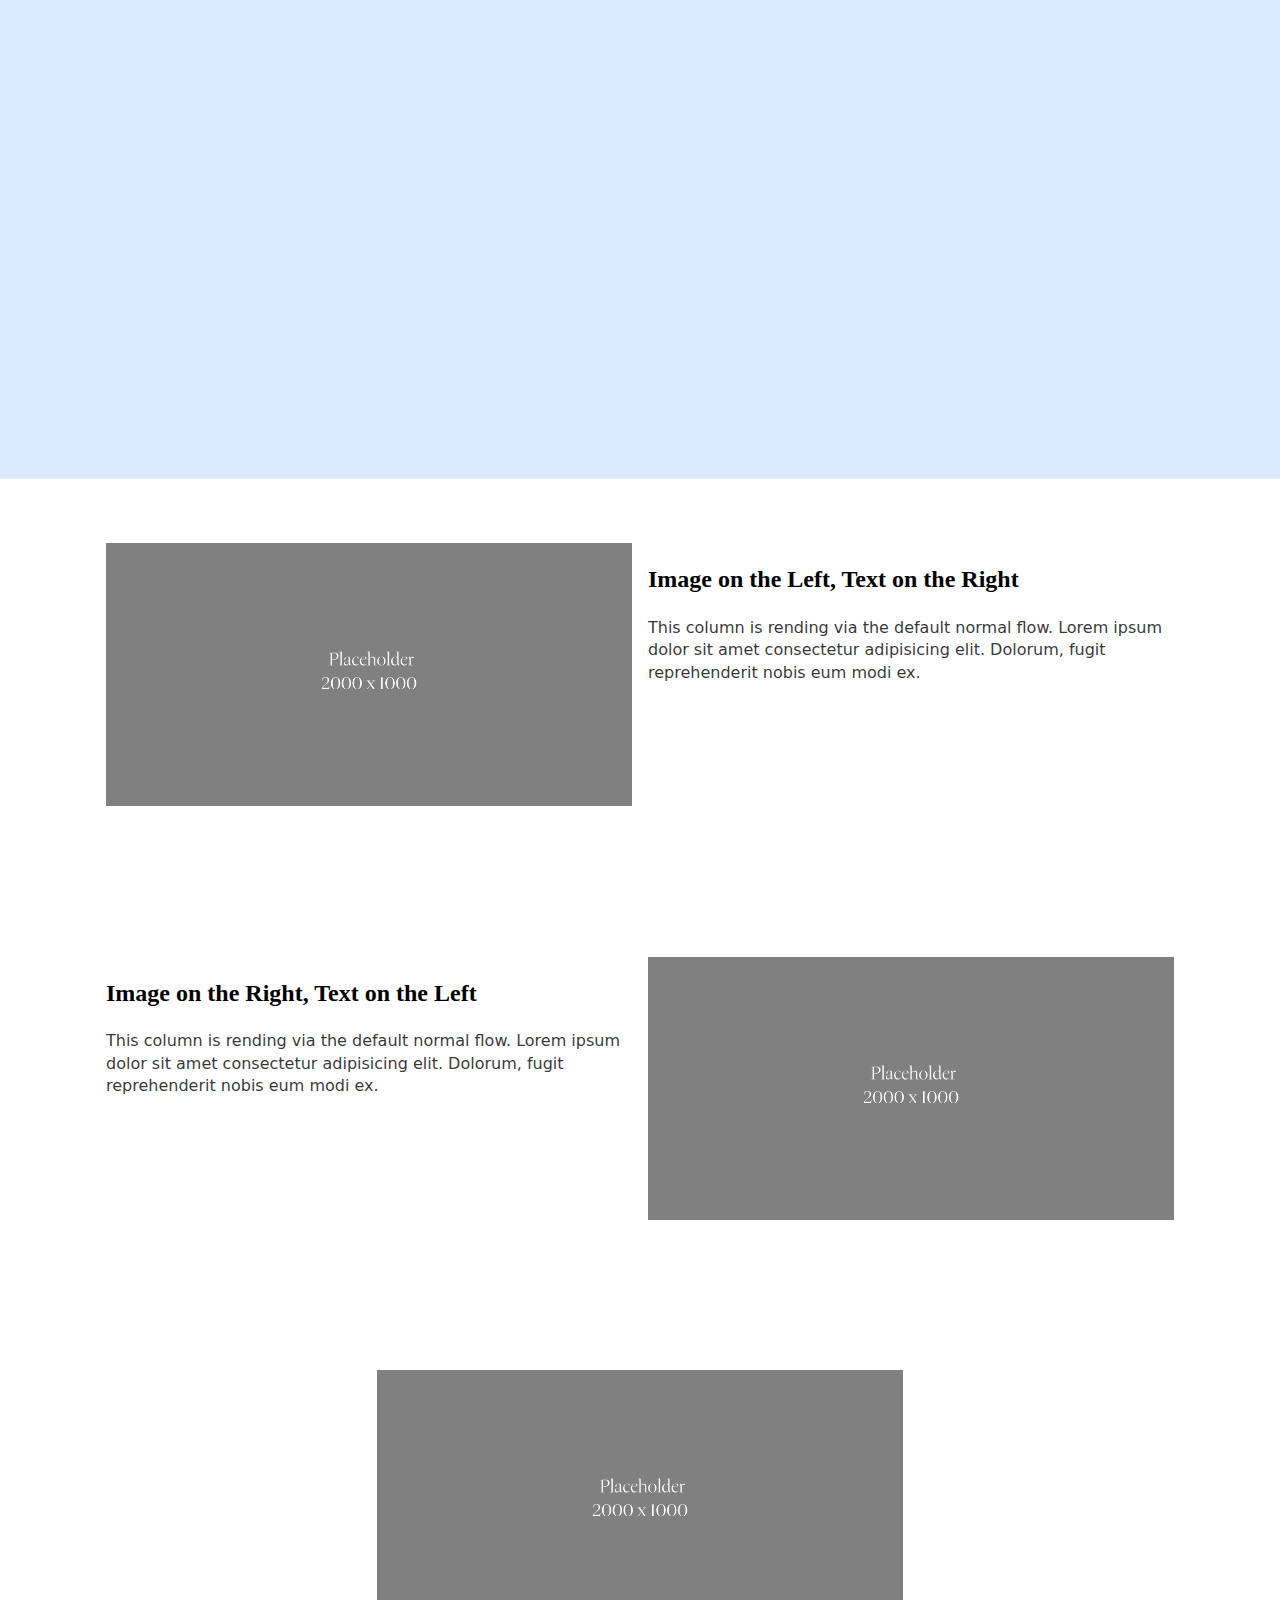
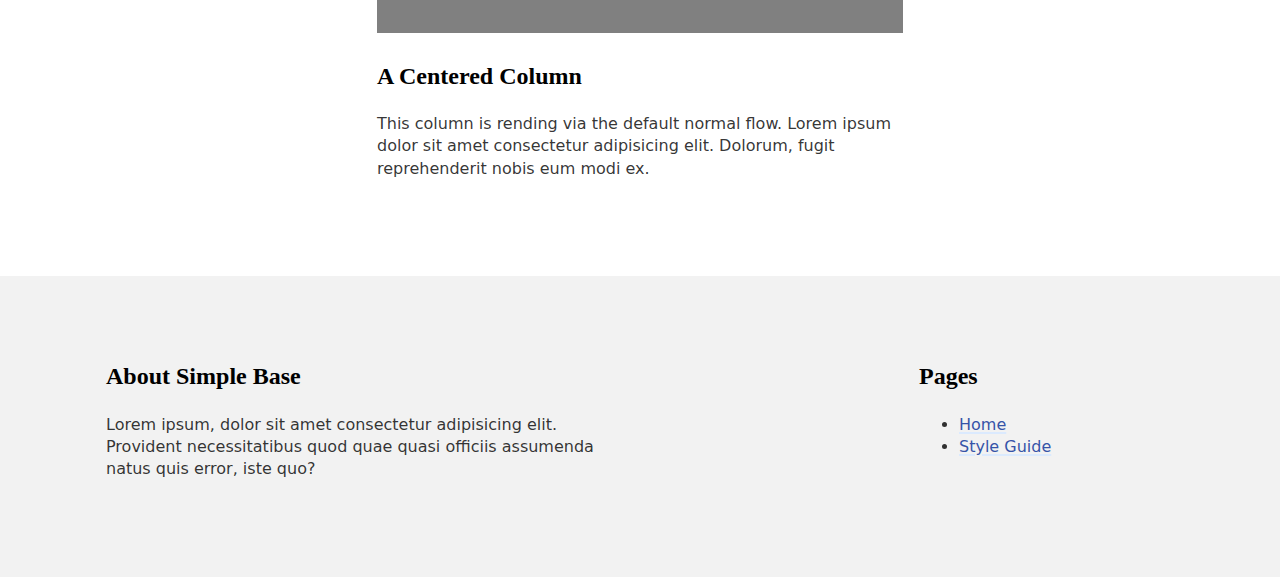
<file: index.html>
<!DOCTYPE html>
<html lang="en">

<head>
    <meta charset="UTF-8">
    <meta name="viewport" content="width=device-width, initial-scale=1.0">

    <title>Hawaii Dino Volleball - Framework</title>
    <meta name="description" content="A simple HTML CSS and JS starter base">

    <!-- MAIN CSS -->
    <link rel="stylesheet" href="css/style.css">


</head>

<body>

    <header class="site-header on-top-of-hero">
        
        <div class="logo slide-from-top-and-fade-in delay-4">

            <!-- INLINE SVG LOGO EXAMPLE -->
            <a href="index.html">
                <svg xmlns="http://www.w3.org/2000/svg" viewBox="0 0 500 500">
                    <circle cx="250" cy="250" r="250" style="fill:#F5DC9B"/>
                </svg>
                <span class="visually-hidden">KCC New Media Arts Logo</span>
            </a>

            <!-- INLINE IMG LOGO EXAMPLE -->
             <!-- <a href="index.html"><img src="img/simplebase-logo-color.png" alt="Simple Base Logo" width="200" height="50"></a> -->

            <h1 class="hide-visually"><a href="index.html">KCC New Media Arts</a></h1>

        </div>

        <nav class="site-nav" data-menustate="closed">
            <button class="menubutton">
                <span class="hide-visually">Menu</span>
                <svg class="simple-navicon" width="24" height="21">
                    <rect class="simple-navicon-top" x="0" y="2" height="3" width="30"></rect>
                    <rect class="simple-navicon-middle" x="0" y="9" height="3" width="30"></rect>
                    <rect class="simple-navicon-bottom" x="0" y="16" height="3" width="30"></rect>
                </svg>
            </button>
            <ul>
                <li class="slide-from-top-and-fade-in delay-5"><a href="index.html">Home</a></li>
                <li class="slide-from-top-and-fade-in delay-6"><a href="styleguide.html">Style Guide</a></li>
            </ul>
        </nav>



    </header>

    <main class="site-main">

        <section class="hero text-centered">

                <h1 class="slide-from-top-and-fade-in delay-0">Hawaii Dinosaur Volleyball Tournament</h1>
                <h2 class="slide-from-top-and-fade-in delay-1">Subheader Goes Here</h2>
                <p class="slide-from-top-and-fade-in delay-2">This is the framework for my NMA website redesign project for ART 258.</p>
                <a href="#features" class="button slide-from-top-and-fade-in delay-3">See Features</a>
            
        </section>

        <section id="features">
            <div class="container">

                <div class="row">
                    <div class="one-half">
                        <img class="observe-me onscroll-slide-in-from-left" src="img/placeholder-2000x1000.gif" alt="Placeholder image" width="2000" height="1000">
                    </div>
                    <div class="one-half">
                        <h2 class="observe-me onscroll-slide-in-from-right delay-4" >Image on the Left, Text on the Right</h2>
                        <p class="observe-me onscroll-slide-in-from-right delay-6">This column is rending via the default normal flow. Lorem ipsum dolor sit amet consectetur adipisicing elit. Dolorum, fugit reprehenderit nobis eum modi ex.</p>
                    </div>
                </div>

            </div>
        </section>

        <section>
            <div class="container">

                <div class="row swapped">
                    <div class="one-half">
                        <img src="img/placeholder-2000x1000.gif" alt="Placeholder image" width="2000" height="1000">
                    </div>
                    <div class="one-half">
                        <h2>Image on the Right, Text on the Left</h2>
                        <p>This column is rending via the default normal flow. Lorem ipsum dolor sit amet consectetur adipisicing elit. Dolorum, fugit reprehenderit nobis eum modi ex.</p>
                    </div>
                </div>

            </div>
        </section>

        <section>
            <div class="container">

                <div class="row">
                    <div class="one-half centered">
                        <img src="img/placeholder-2000x1000.gif" alt="Placeholder image" width="2000" height="1000">
                        <h2>A Centered Column</h2>
                        <p>This column is rending via the default normal flow. Lorem ipsum dolor sit amet consectetur adipisicing elit. Dolorum, fugit reprehenderit nobis eum modi ex.</p>
                    </div>
                </div>

            </div>
        </section>


        
        
    </main>

    <footer class="site-footer">
        <div class="container">

            <div class="row">
                <div class="col-6">
                    <h2>About Simple Base</h2>
                    <p>Lorem ipsum, dolor sit amet consectetur adipisicing elit. Provident necessitatibus quod quae quasi officiis assumenda natus quis error, iste quo?</p>
                </div>
                <div class="col-3 push-9">
                    <h2>Pages</h2>
                    <nav>
                        <ul>
                            <li><a href="index.html">Home</a></li>
                            <li><a href="styleguide.html">Style Guide</a></li>
                        </ul>
                    </nav>
                </div>
            </div>


        </div>
    </footer>


    <!-- MAIN JS -->
    <script src="js/script.js"></script>

</body>

</html>
</file>
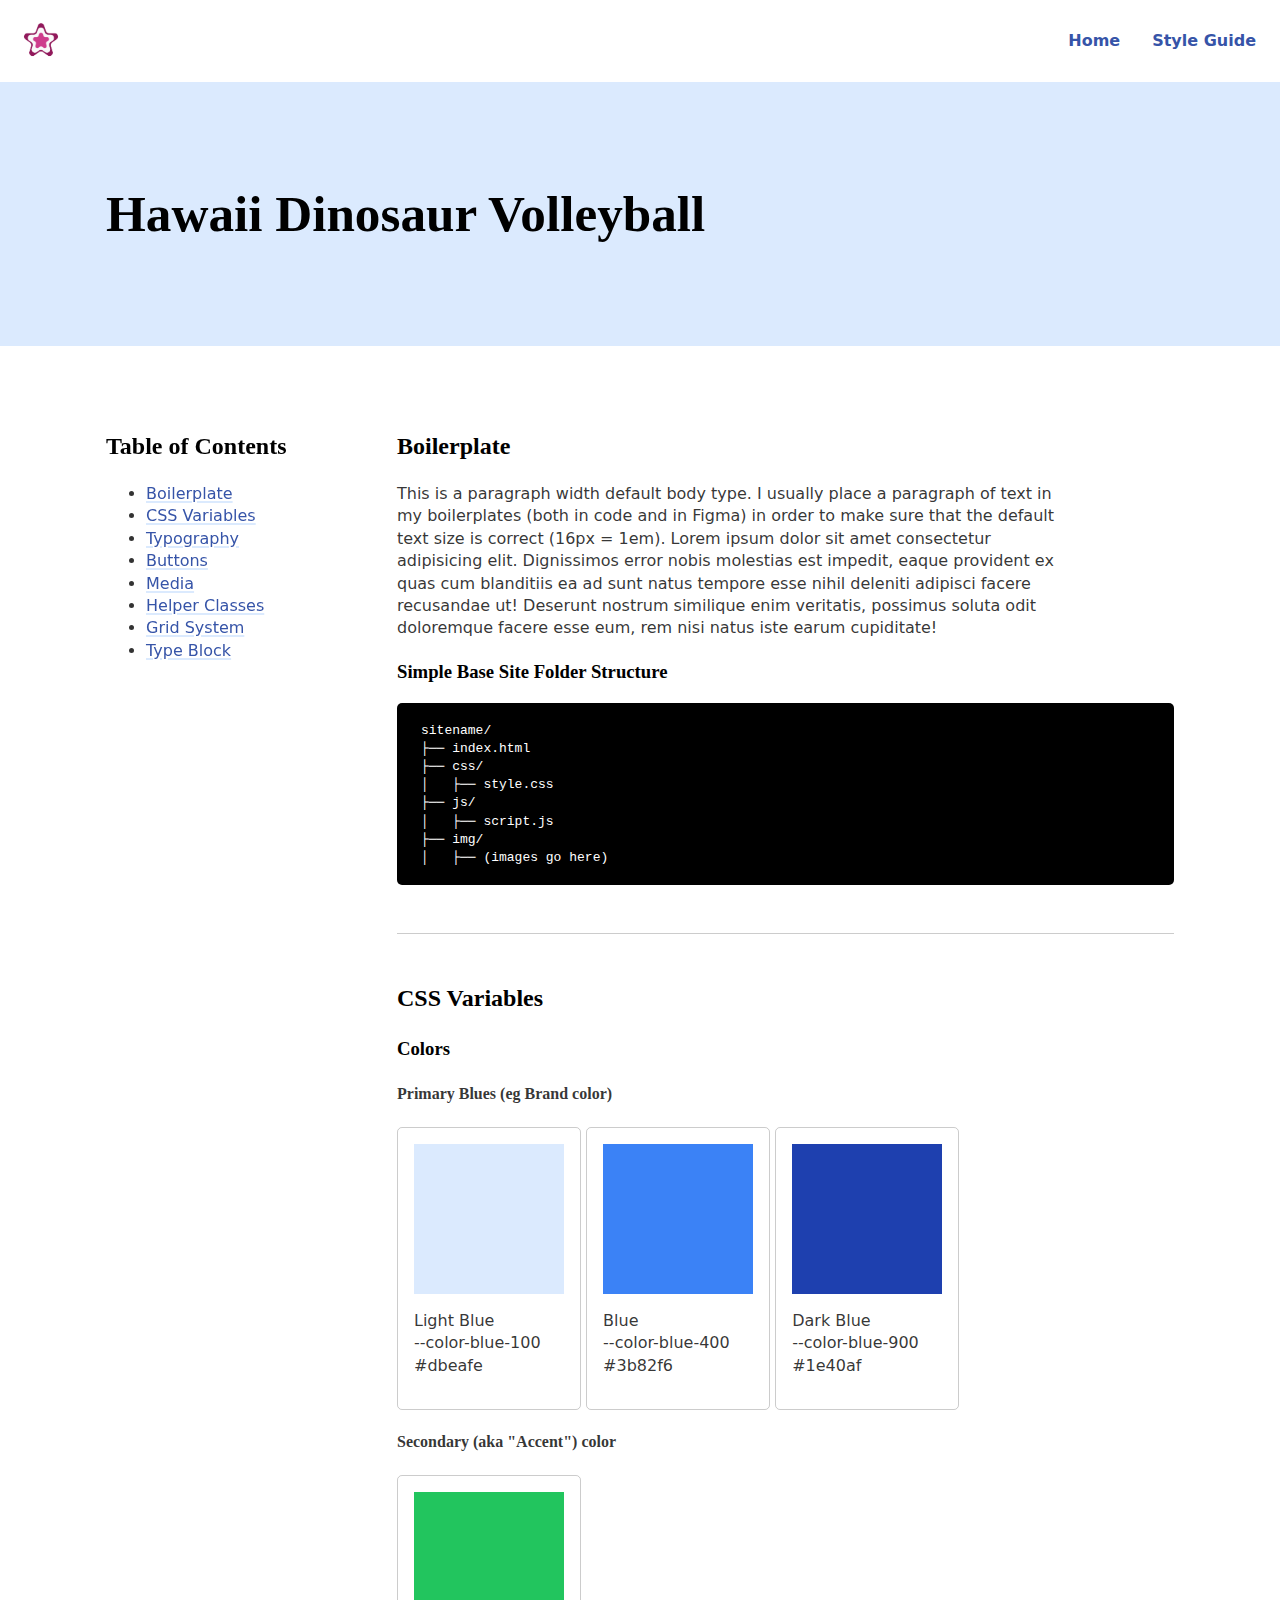
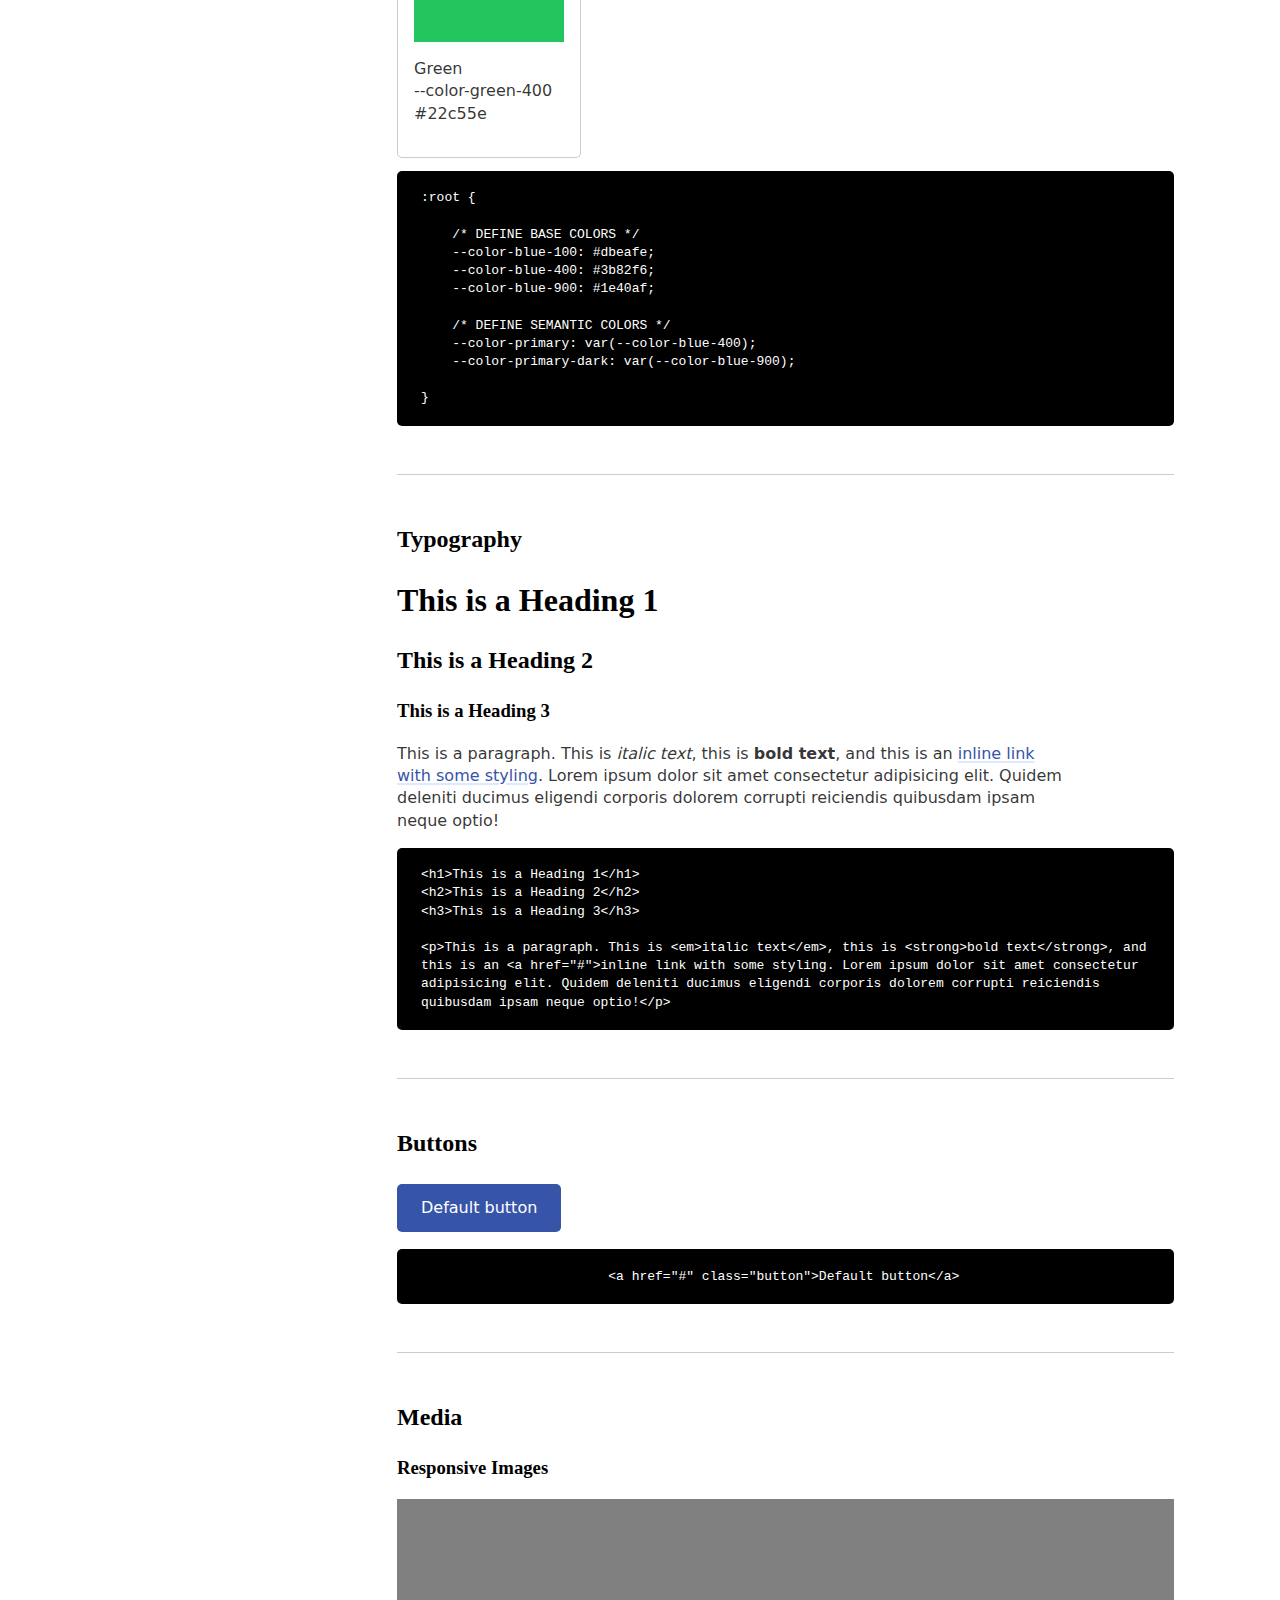
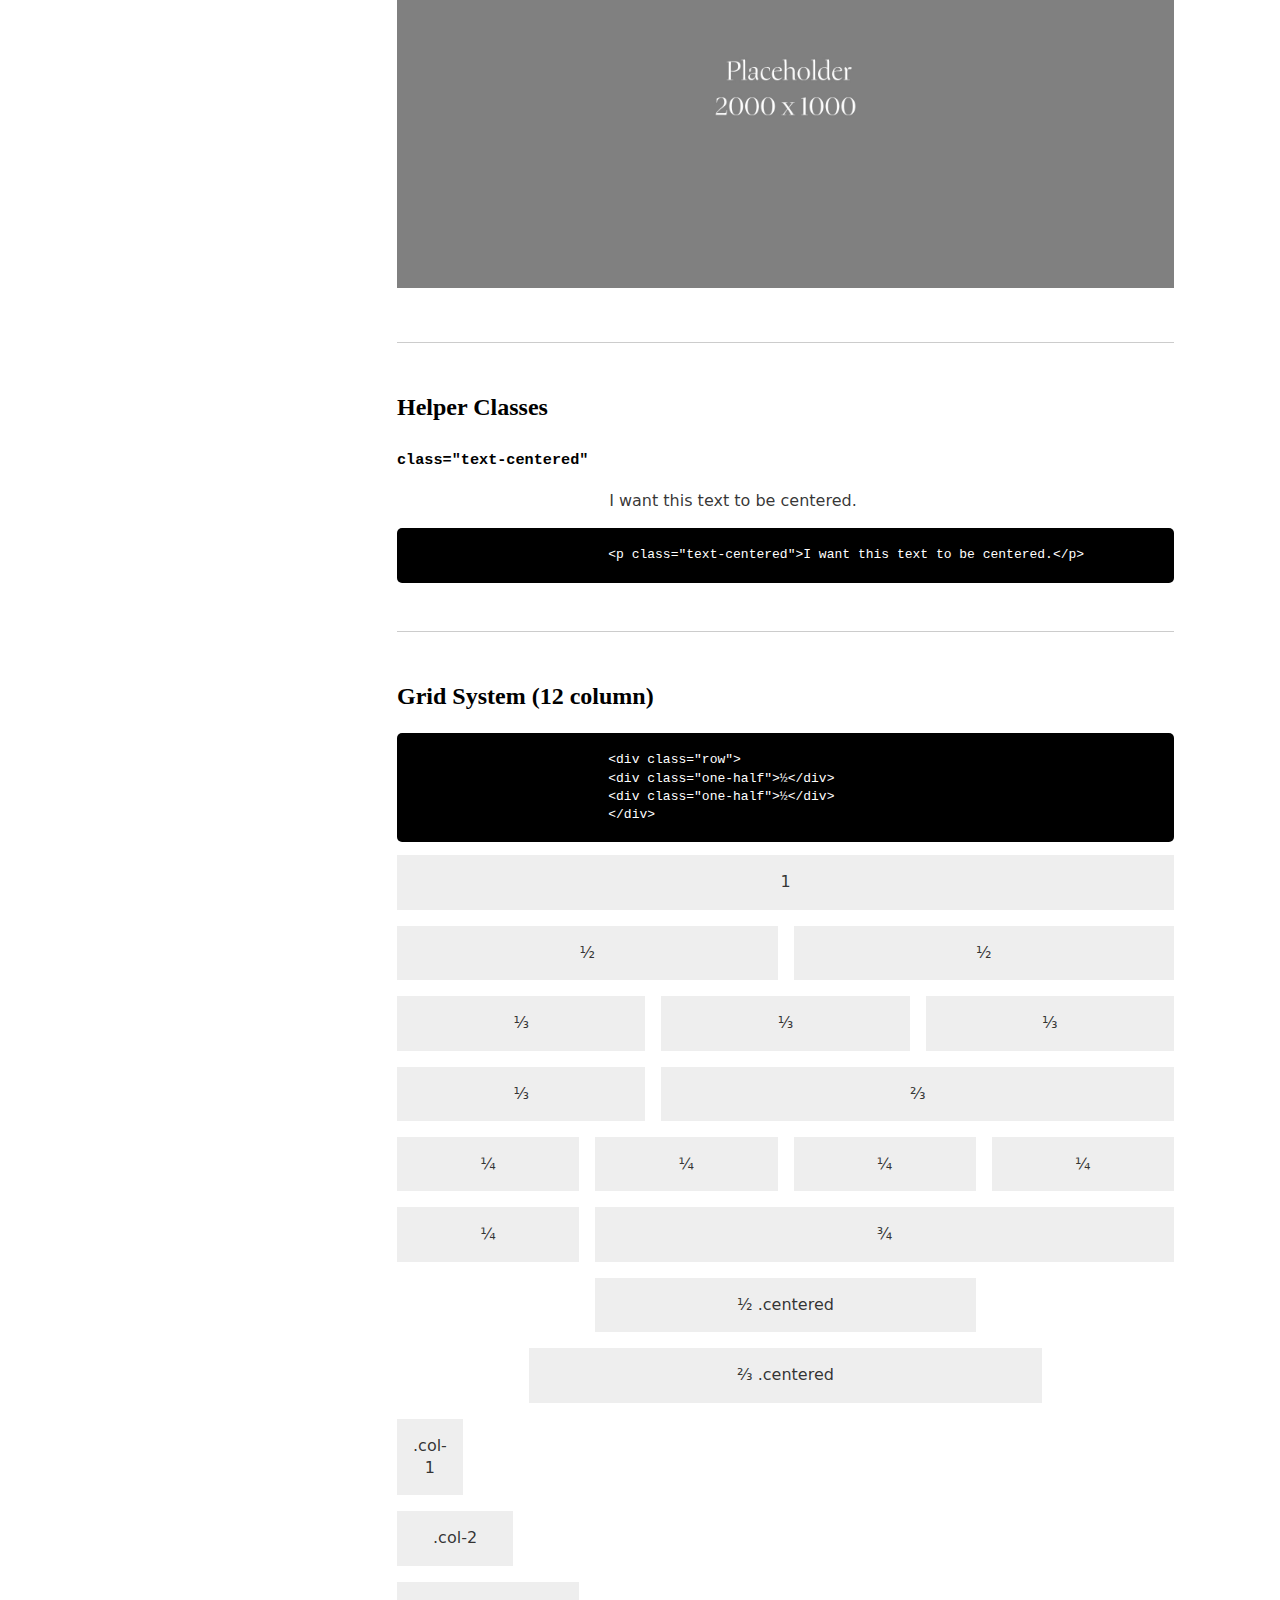
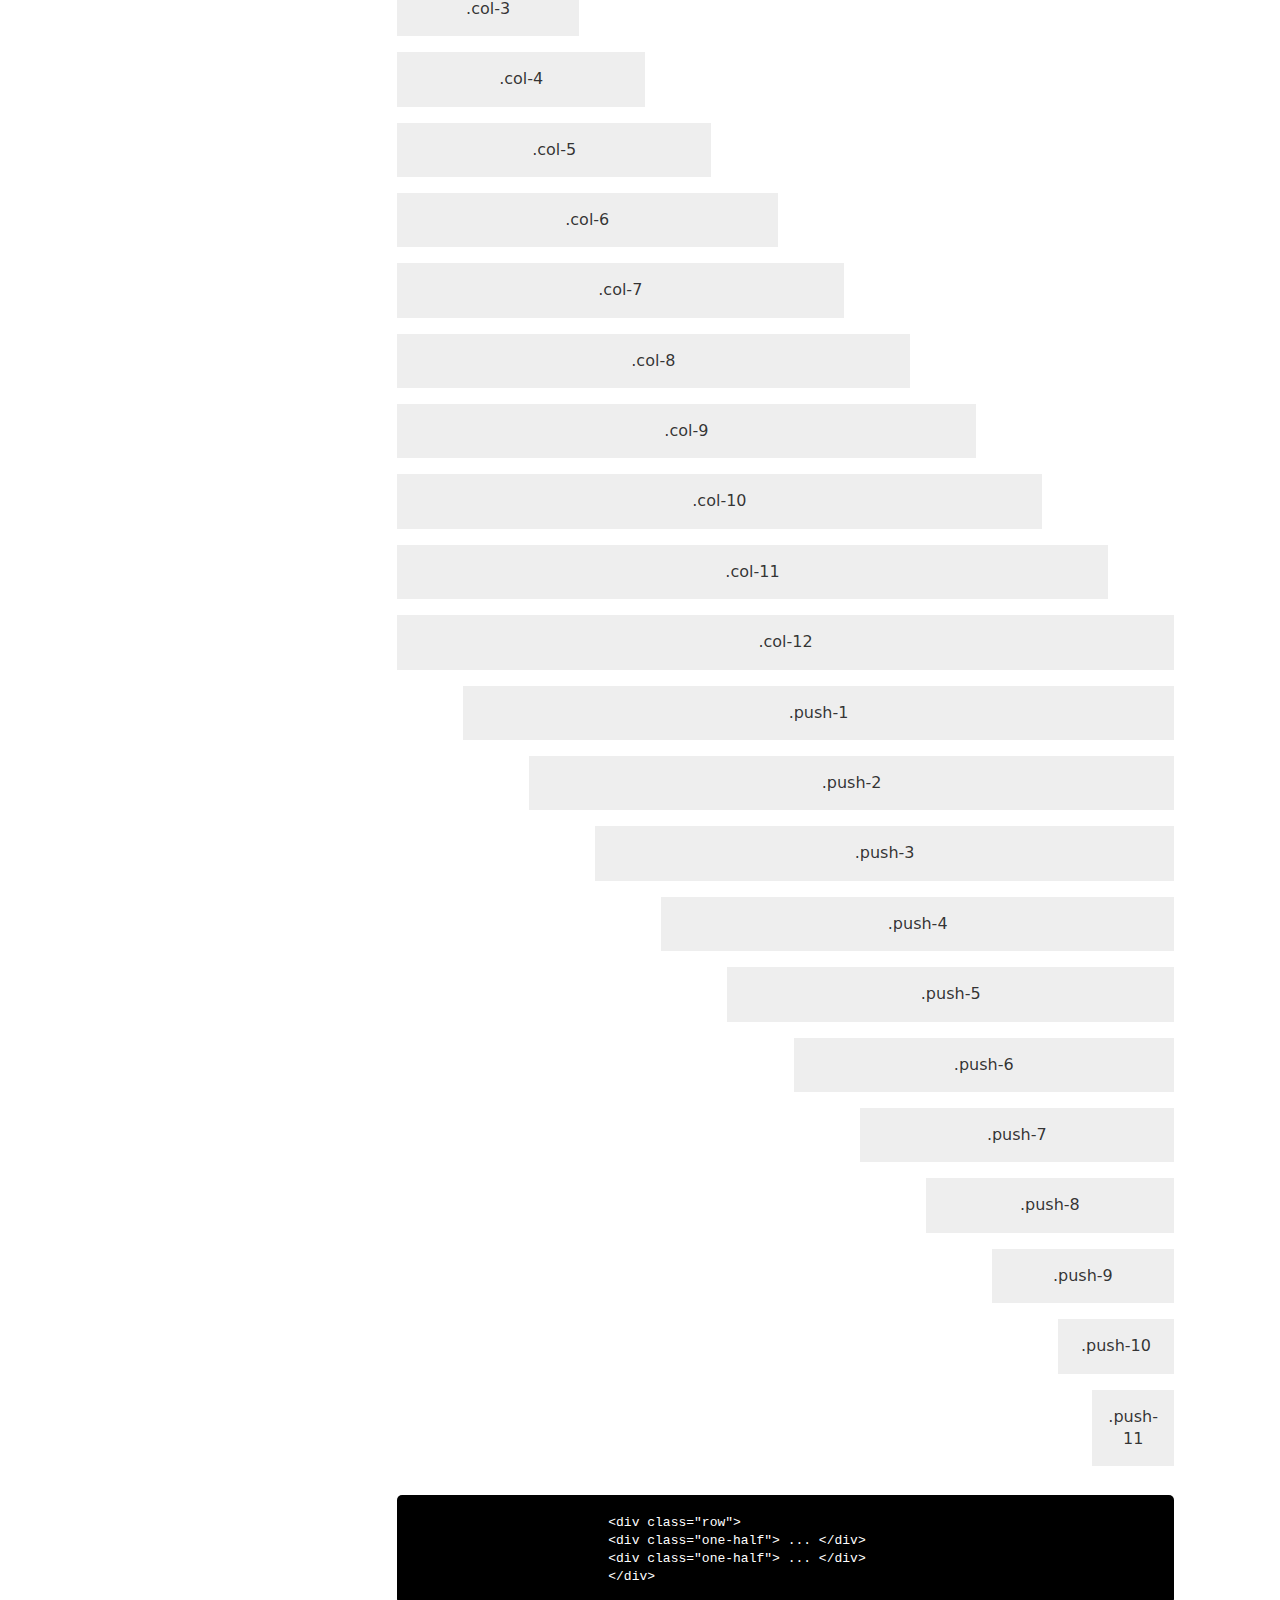
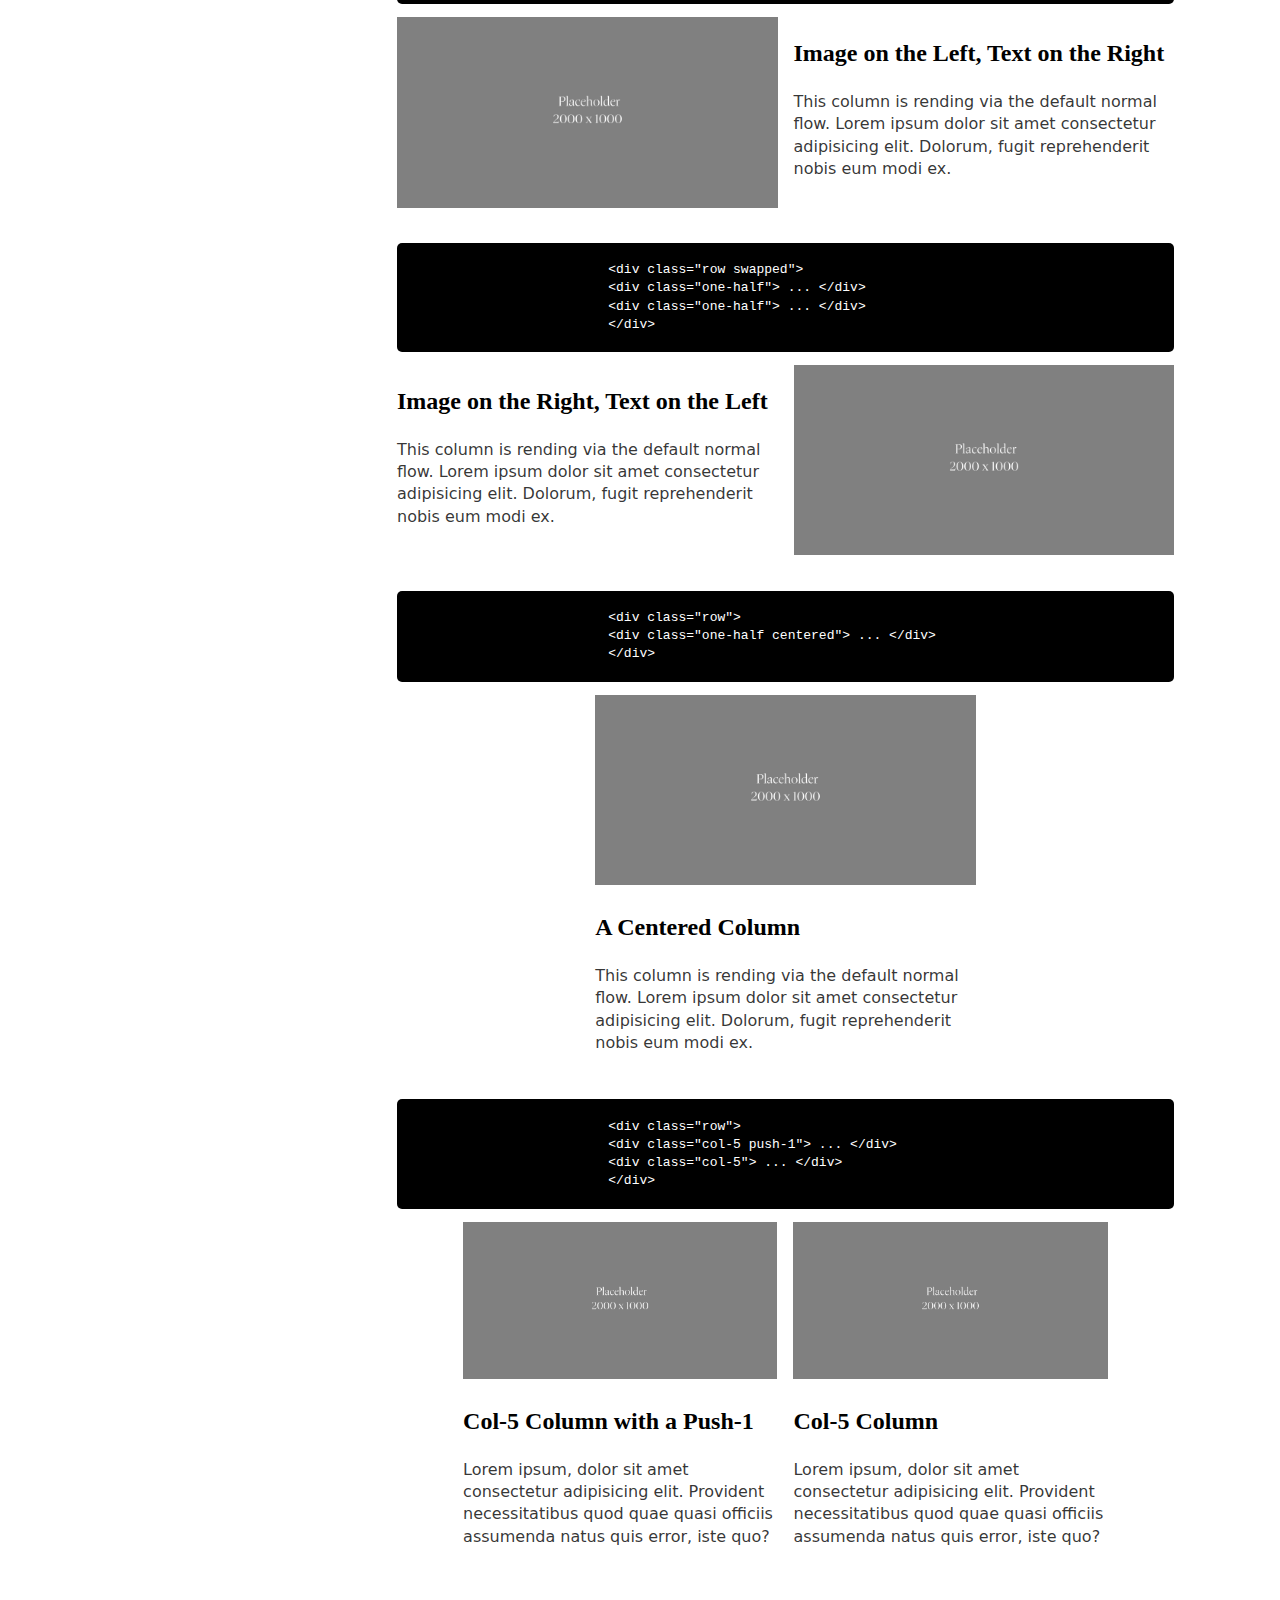
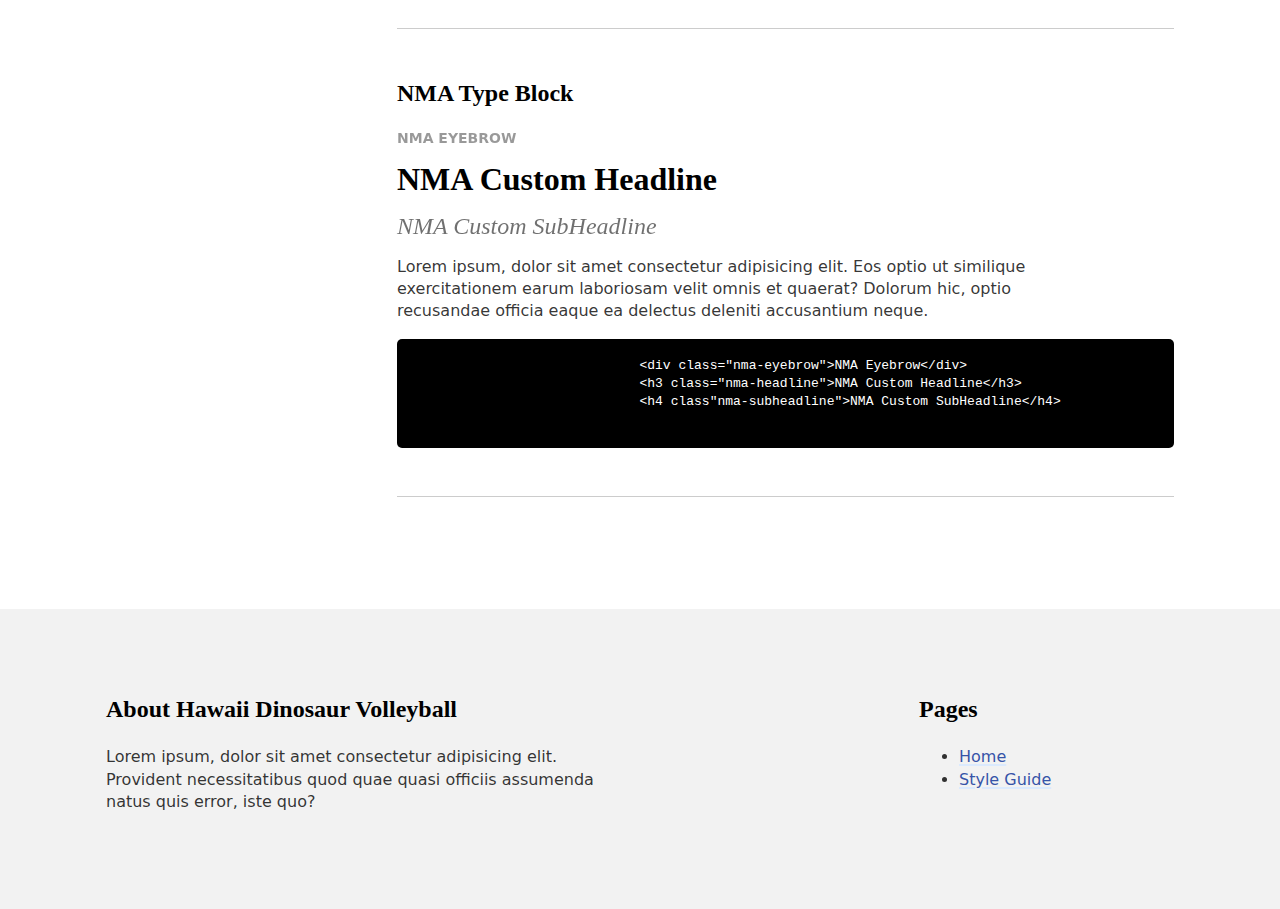
<file: styleguide.html>
<!DOCTYPE html>
<html lang="en">

<head>
    <meta charset="UTF-8">
    <meta name="viewport" content="width=device-width, initial-scale=1.0">

    <title>Hawaii Dinosaur Volleyball - Framework | Style Guide</title>
    <meta name="description" content="A simple HTML CSS and JS starter base">

    <!-- MAIN CSS -->
    <link rel="stylesheet" href="style.css">


</head>

<body>

    <header class="site-header">
        
        <div class="logo">

            <!-- INLINE SVG LOGO EXAMPLE -->
            <!-- <a href="index.html"><svg xmlns="http://www.w3.org/2000/svg" viewBox="0 0 500 500">
                <circle cx="250" cy="250" r="250" style="fill:#3b82f6"/>
            </svg></a> -->

            <!-- INLINE IMG LOGO EXAMPLE -->
             <a href="index.html"><img src="img/simplebase-logo.svg" alt="Simple Base Logo" width="50" height="50"></a>

            <h1 class="hide-visually"><a href="index.html">Hawaii Dinosaur Volleyball</a></h1>

        </div>

        <nav class="site-nav">
            <button class="menubutton">
                <span class="hide-visually">Menu</span>
                <svg class="simple-navicon" width="24" height="21">
                    <rect class="simple-navicon-top" x="0" y="2" height="3" width="30"></rect>
                    <rect class="simple-navicon-middle" x="0" y="9" height="3" width="30"></rect>
                    <rect class="simple-navicon-bottom" x="0" y="16" height="3" width="30"></rect>
                </svg>
            </button>
            <ul>
                <li><a href="index.html">Home</a></li>
                <li><a href="styleguide.html">Style Guide</a></li>
            </ul>
        </nav>



    </header>

    <main class="site-main">

        <section class="hero">
            <div class="container">

                <h1>Hawaii Dinosaur Volleyball</h1>
            
            </div>
        </section>

        <section>
            <div class="container">


                <!-- 2 COLUMN PAGE LAYOUT ASIDE + MAIN CONTENT -->

                <div class="pagelayout-wrapper-twocolumn">

                    <div class="pagesection-aside">

                        <div class="stickybox">

                            <h2>Table of Contents</h2>
                            <nav>
                                <ul>
                                    <li><a href="#boilerplate">Boilerplate</a></li>
                                    <li><a href="#css-variables">CSS Variables</a></li>
                                    <li><a href="#typography">Typography</a></li>
                                    <li><a href="#buttons">Buttons</a></li>
                                    <li><a href="#media">Media</a></li>
                                    <li><a href="#helper-classes">Helper Classes</a></li>
                                    <li><a href="#grid-system">Grid System</a></li>
                                    <li><a href="#typeblock">Type Block</a></li>
                                </ul>
                            </nav>
                        </div>

                    </div>

                    <div class="pagesection-maincontent">

                        <h2 id="boilerplate">Boilerplate</h2>
                        <p>This is a paragraph width default body type. I usually place a paragraph of text in my boilerplates (both in code and in Figma) in order to make sure that the default text size is correct (16px = 1em). Lorem ipsum dolor sit amet consectetur adipisicing elit. Dignissimos error nobis molestias est impedit, eaque provident ex quas cum blanditiis ea ad sunt natus tempore esse nihil deleniti adipisci facere recusandae ut! Deserunt nostrum similique enim veritatis, possimus soluta odit doloremque facere esse eum, rem nisi natus iste earum cupiditate!</p>

                        <h3>Simple Base Site Folder Structure</h3>

                        <pre><code>
sitename/
├── index.html
├── css/
│   ├── style.css
├── js/
│   ├── script.js
├── img/
│   ├── (images go here)                 
                    </code></pre>


                        <hr>


                        <h2 id="css-variables">CSS Variables</h2>

                        <h3>Colors</h3>

                        <h4>Primary Blues (eg Brand color)</h4>

                        <div class="card">
                            <div class="color-swatch" style="--_swatch-color: #dbeafe;"></div>
                            <div class="color-info">
                                <p>Light Blue<br>
                                --color-blue-100<br>
                                #dbeafe
                                </p>
                            </div>
                        </div>

                        <div class="card">
                            <div class="color-swatch" style="--_swatch-color: #3b82f6;"></div>
                            <div class="color-info">
                                <p>Blue<br>
                                --color-blue-400<br>
                                #3b82f6
                                </p>
                            </div>
                        </div>

                        <div class="card">
                            <div class="color-swatch" style="--_swatch-color: #1e40af;"></div>
                            <div class="color-info">
                                <p>Dark Blue<br>
                                --color-blue-900<br>
                                #1e40af
                                </p>
                            </div>
                        </div>

                        <h4>Secondary (aka "Accent") color</h4>

                        <div class="card">
                            <div class="color-swatch" style="--_swatch-color: #22c55e;"></div>
                            <div class="color-info">
                                <p>Green<br>
                                --color-green-400<br>
                                #22c55e
                                </p>
                            </div>
                        </div>

                        <pre><code>
:root {

    /* DEFINE BASE COLORS */
    --color-blue-100: #dbeafe;
    --color-blue-400: #3b82f6;
    --color-blue-900: #1e40af;

    /* DEFINE SEMANTIC COLORS */
    --color-primary: var(--color-blue-400);
    --color-primary-dark: var(--color-blue-900);

}
                        </code></pre>



                        <hr>


                        <h2 id="typography">Typography</h2>

                        <h1>This is a Heading 1</h1>
                        <h2>This is a Heading 2</h2>
                        <h3>This is a Heading 3</h3>

                        <p>This is a paragraph. This is <em>italic text</em>, this is <strong>bold text</strong>, and this is an <a href="#">inline link with some styling</a>. Lorem ipsum dolor sit amet consectetur adipisicing elit. Quidem deleniti ducimus eligendi corporis dolorem corrupti reiciendis quibusdam ipsam neque optio!</p>

                         <pre><code>
&lt;h1&gt;This is a Heading 1&lt;/h1&gt;
&lt;h2&gt;This is a Heading 2&lt;/h2&gt;
&lt;h3&gt;This is a Heading 3&lt;/h3&gt;

&lt;p&gt;This is a paragraph. This is &lt;em&gt;italic text&lt;/em&gt;, this is &lt;strong&gt;bold text&lt;/strong&gt;, and this is an &lt;a href="#"&gt;inline link with some styling</a>. Lorem ipsum dolor sit amet consectetur adipisicing elit. Quidem deleniti ducimus eligendi corporis dolorem corrupti reiciendis quibusdam ipsam neque optio!&lt;/p&gt;
                        </code></pre>


                        <hr>

                        <h2 id="buttons">Buttons</h2>

                        <a href="#" class="button">Default button</a>

                        <pre><code>
                        &lt;a href="#" class="button"&gt;Default button&lt;/a&gt;                            
                        </code></pre>

                        <hr>


                        <h2 id="media">Media</h2>
                        <h3>Responsive Images</h3>

                        <img src="img/placeholder-2000x1000.gif" width="2000" height="1000" alt="Placeholder image">

                        <hr>

                        <h2 id="helper-classes">Helper Classes</h2>

                        <h3><code>class="text-centered"</code></h3>

                        <p class="text-centered">I want this text to be centered.</p>

                        <pre><code>
                        &lt;p class="text-centered"&gt;I want this text to be centered.&lt;/p&gt;
                        </code></pre>

                        <hr>

                        <h2 id="grid-system">Grid System (12 column)</h2>


                        <pre><code>
                        &lt;div class="row"&gt;
                        &lt;div class="one-half"&gt;&frac12;&lt;/div&gt;
                        &lt;div class="one-half"&gt;&frac12;&lt;/div&gt;
                        &lt;/div&gt;
                        </code></pre>

                        <div class="row demo">
                            <div class="one-whole">1</div>
                        </div>

                        <div class="row demo">
                            <div class="one-half">&frac12;</div>
                            <div class="one-half">&frac12;</div>
                        </div>

                        <div class="row demo">
                            <div class="one-third">&frac13;</div>
                            <div class="one-third">&frac13;</div>
                            <div class="one-third">&frac13;</div>  
                        </div>

                        <div class="row demo">
                            <div class="one-third">&frac13;</div>
                            <div class="two-thirds">&frac23;</div>
                        </div>

                        <div class="row demo">
                            <div class="one-fourth">&frac14;</div>
                            <div class="one-fourth">&frac14;</div>
                            <div class="one-fourth">&frac14;</div>
                            <div class="one-fourth">&frac14;</div>
                        </div>

                        <div class="row demo">
                            <div class="one-fourth">&frac14;</div>
                            <div class="three-fourths">&frac34;</div>
                        </div>

                        <div class="row demo">
                            <div class="one-half centered">&frac12; .centered</div>
                        </div>

                        <div class="row demo">
                            <div class="two-thirds centered">&frac23; .centered</div>
                        </div>

                        <div class="row demo">
                            <div class="col-1">.col-1</div>
                        </div>
                        <div class="row demo">
                            <div class="col-2">.col-2</div>
                        </div>
                        <div class="row demo">
                            <div class="col-3">.col-3</div>
                        </div>
                        <div class="row demo">
                            <div class="col-4">.col-4</div>
                        </div>
                        <div class="row demo">
                            <div class="col-5">.col-5</div>
                        </div>
                        <div class="row demo">
                            <div class="col-6">.col-6</div>
                        </div>
                        <div class="row demo">
                            <div class="col-7">.col-7</div>
                        </div>
                        <div class="row demo">
                            <div class="col-8">.col-8</div>
                        </div>
                        <div class="row demo">
                            <div class="col-9">.col-9</div>
                        </div>
                        <div class="row demo">
                            <div class="col-10">.col-10</div>
                        </div>
                        <div class="row demo">
                            <div class="col-11">.col-11</div>
                        </div>
                        <div class="row demo">
                            <div class="col-12">.col-12</div>
                        </div>

                        <div class="row demo">
                            <div class="col-11 push-1">.push-1</div>
                        </div>
                        <div class="row demo">
                            <div class="col-10 push-2">.push-2</div>
                        </div>
                        <div class="row demo">
                            <div class="col-9 push-3">.push-3</div>
                        </div>
                        <div class="row demo">
                            <div class="col-8 push-4">.push-4</div>
                        </div>
                        <div class="row demo">
                            <div class="col-7 push-5">.push-5</div>
                        </div>
                        <div class="row demo">
                            <div class="col-6 push-6">.push-6</div>
                        </div>
                        <div class="row demo">
                            <div class="col-5 push-7">.push-7</div>
                        </div>
                        <div class="row demo">
                            <div class="col-4 push-8">.push-8</div>
                        </div>
                        <div class="row demo">
                            <div class="col-3 push-9">.push-9</div>
                        </div>
                        <div class="row demo">
                            <div class="col-2 push-10">.push-10</div>
                        </div>
                        <div class="row demo">
                            <div class="col-1 push-11">.push-11</div>
                        </div>

                        

                        <pre><code>
                        &lt;div class="row"&gt;
                        &lt;div class="one-half"&gt; ... &lt;/div&gt;
                        &lt;div class="one-half"&gt; ... &lt;/div&gt;
                        &lt;/div&gt;
                        </code></pre>

                        <div class="row">
                            <div class="one-half">
                                <img src="img/placeholder-2000x1000.gif" alt="Placeholder image" width="2000" height="1000">
                            </div>
                            <div class="one-half">
                                <h2>Image on the Left, Text on the Right</h2>
                                <p>This column is rending via the default normal flow. Lorem ipsum dolor sit amet consectetur adipisicing elit. Dolorum, fugit reprehenderit nobis eum modi ex.</p>
                            </div>
                        </div>

                        <pre><code>
                        &lt;div class="row swapped"&gt;
                        &lt;div class="one-half"&gt; ... &lt;/div&gt;
                        &lt;div class="one-half"&gt; ... &lt;/div&gt;
                        &lt;/div&gt;
                        </code></pre>

                        <div class="row swapped">
                            <div class="one-half">
                                <img src="img/placeholder-2000x1000.gif" alt="Placeholder image" width="2000" height="1000">
                            </div>
                            <div class="one-half">
                                <h2>Image on the Right, Text on the Left</h2>
                                <p>This column is rending via the default normal flow. Lorem ipsum dolor sit amet consectetur adipisicing elit. Dolorum, fugit reprehenderit nobis eum modi ex.</p>
                            </div>
                        </div>



                        <pre><code>
                        &lt;div class="row"&gt;
                        &lt;div class="one-half centered"&gt; ... &lt;/div&gt;
                        &lt;/div&gt;
                        </code></pre>


                        <div class="row">
                            <div class="one-half centered">
                                <img src="img/placeholder-2000x1000.gif" alt="Placeholder image" width="2000" height="1000">
                                <h2>A Centered Column</h2>
                                <p>This column is rending via the default normal flow. Lorem ipsum dolor sit amet consectetur adipisicing elit. Dolorum, fugit reprehenderit nobis eum modi ex.</p>
                            </div>
                        </div>



                        <pre><code>
                        &lt;div class="row"&gt;
                        &lt;div class="col-5 push-1"&gt; ... &lt;/div&gt;
                        &lt;div class="col-5"&gt; ... &lt;/div&gt;
                        &lt;/div&gt;
                        </code></pre>

                        <div class="row">
                            <div class="col-5 push-1">
                                <img src="img/placeholder-2000x1000.gif" alt="Placeholder image" width="2000" height="1000">
                                <h2>Col-5 Column with a Push-1</h2>
                                <p>Lorem ipsum, dolor sit amet consectetur adipisicing elit. Provident necessitatibus quod quae quasi officiis assumenda natus quis error, iste quo?</p>
                            </div>
                            <div class="col-5">
                                <img src="img/placeholder-2000x1000.gif" alt="Placeholder image" width="2000" height="1000">
                                <h2>Col-5 Column</h2>
                                <p>Lorem ipsum, dolor sit amet consectetur adipisicing elit. Provident necessitatibus quod quae quasi officiis assumenda natus quis error, iste quo?</p>
                            </div>
                        </div>
                        
                        <hr>

                        <h2 id="typeblock">NMA Type Block</h2>

                        <div class="nma-eyebrow">NMA Eyebrow</div>
                        <h3 class="nma-headline">NMA Custom Headline</h3>
                        <h4 class="nma-subheadline">NMA Custom SubHeadline</h4>
                        <p>Lorem ipsum, dolor sit amet consectetur adipisicing elit. Eos optio ut similique exercitationem earum laboriosam velit omnis et quaerat? Dolorum hic, optio recusandae officia eaque ea delectus deleniti accusantium neque.</p>
                        <pre>
                            <code>
                            &lt;div class="nma-eyebrow"&gt;NMA Eyebrow&lt;/div&gt;
                            &lt;h3 class="nma-headline"&gt;NMA Custom Headline&lt;/h3&gt;
                            &lt;h4 class"nma-subheadline"&gt;NMA Custom SubHeadline&lt;/h4&gt;
                            </code>
                        </pre>

                        <hr>

                    </div>

                </div>

            </div>

        </section>
    </main>

    <footer class="site-footer">
        <div class="container">

            <div class="row">
                <div class="col-6">
                    <h2>About Hawaii Dinosaur Volleyball</h2>
                    <p>Lorem ipsum, dolor sit amet consectetur adipisicing elit. Provident necessitatibus quod quae quasi officiis assumenda natus quis error, iste quo?</p>
                </div>
                <div class="col-3 push-9">
                    <h2>Pages</h2>
                    <nav>
                        <ul>
                            <li><a href="index.html">Home</a></li>
                            <li><a href="styleguide.html">Style Guide</a></li>
                        </ul>
                    </nav>
                </div>
            </div>


        </div>
    </footer>


    <!-- MAIN JS -->
    <script src="js/script.js"></script>

</body>

</html>
</file>
<file: css/style.css>
/* --------------------

TABLE OF CONTENTS 

# GLOBALS
    # DEFINE GLOBAL VARIABLES (CUSTOM PROPERTIES)
    # SET GLOBAL COLORS
    # SET GLOBAL TYPOGRAPHY
    # GLOBAL MEDIA (images, video, svg)
    # GLOBAL HELPERS
    # GLOBAL RESETS
        # ENABLE SMOOTH SCROLLING

# LAYOUT
    # CONTAINER
    # GRID SYSTEM (12 column)

# SITE STRUCTURE
    # HEADER
        # LOGO
        # SITE NAV
    # MAIN
        # SECTIONS
    # FOOTER

# UI COMPONENTS
    # BUTTONS
    # CARDS
    # HR (HORIZONTAL RULE)
    # CODE BLOCKS

    (WE WILL ADD MORE HERE)

# CUSTOM SITE STYLING (OPINIONATED)
    # BODY GRID LAYOUT SYSTEM (header, main, and footer)
    # HEADER ON TOP OF HERO
    # CUSTOM HERO STYLING
    # CUSTOM PAGE LAYOUT - 2 COLUMNS: ASIDE + MAIN CONTENT
    # STICKYBOX
    # NMA TYPE BLOCK

# ANIMATIONS
    #
----------------------- */

/* ------------------
        GLOBALS 
--------------------- */

/* DEFINE GLOBAL VARIABLES */
:root {

    /* DEFINE BASE COLORS */
    --color-white: #fff;
    --color-black: #000;
    --color-black-80: rgb(0 0 0 / .8);

    --color-grey-100: rgb(0 0 0 / .05);
    --color-grey-200: rgb(0 0 0 / .2);

    --color-blue-100: #dbeafe;
    --color-blue-400: #3b82f6;
    --color-blue-800: #3654a8;
    --color-blue-900: #294491;

    --color-green-100: #d1fae5;
    --color-green-200: #a0f2be;
    --color-green-400: #22c55e;
    --color-green-600: #0E9B42;
    --color-green-800: #166534;
    --color-green-900: #004419;

    /* DEFINE SEMANTIC COLORS */
    --color-body-background: var(--color-white);
    --color-body-text: var(--color-black-80);
    --color-body-text-dark: var(--color-black);

    --color-primary: var(--color-blue-400);
    --color-primary-dark: var(--color-blue-900);
    --color-secondary: var(--color-green-400);

    /* ACTION COLORS */
    --color-links: var(--color-blue-800);
    --color-links-hover: var(--color-blue-900);
    --color-links-light: var(--color-blue-100);

    /* SECTION SPECIFIC */
    --color-siteheader-background: transparent;
    --color-siteheader-links: var(--color-blue-800);
    --color-siteheader-links-hover: var(--color-blue-900);
    --color-sitefooter-background: var(--color-grey-100);
    --color-hero-background: var(--color-blue-100);
    

    /* BORDERS */
    --color-border: var(--color-grey-200);
    --border-radius: 5px;
    --border-thickness: .5px;

    /* SIZING UNITS */
    --unit-2xs: 0.25rem;
    --unit-xs: 0.5rem;
    --unit-s: 1rem;
    --unit-m: 1.5rem;
    --unit-l: 2rem;
    --unit-xl: 3rem;
    --unit-2xl: 4rem;
    --unit-3xl: 6rem;
    --container-width: 1100px;

    /* GLOBAL FONTS */
    --font-body: system-ui, Helvetica, arial, sans-serif;
    --font-headings: Georgia, Times, "Times New Roman", serif;

}

/* SET GLOBAL COLORS */
body {
    background-color: var(--color-body-background);
    color: var(--color-body-text);
}

/* HEADINGS */
h1, h2, h3 {
    color: var(--color-body-text-dark);

    /* ADD SUPPORT FOR TEXTWRAP BALANCE */
    text-wrap: balance;
}

/* LIMIT THE NUMBER OF CHARACTERS PER LINE FOR ALL PARAGRAPHS */
p {
    max-inline-size: 66ch;
}

/* REMOVE WIDOWS FOR ALL PARAGRAPHS AND LIST ITEMS*/
p, li { 
    text-wrap: pretty;
}

/* LINKS */
a {
    color: var(--color-links);

    /* STYLE THE UNDERLINE */
    text-decoration-color: var(--color-links-light);
    text-underline-offset: .135em;
    text-decoration-thickness: .1em;
}

a:hover {
    color: var(--color-links-hover);
}

/* GLOBAL TYPOHRAPHY */
body {
    font-family: var(--font-body);
    font-size: 100%;
    line-height: 1.4;
}

h1, h2, h3, h4 {
    font-family: var(--font-headings);
}

/* GLOBAL MEDIA */

/* IMAGES (Responsive)
   Responsive on small screens
   Do not stretch too large (beyond the orignal)
   on large screens */
img {
    max-width: 100%;
    height: auto;
}

/* GLOBAL HELPERS */

.text-centered {
    text-align: center;
}

/* CENTER PARAGRAPHS INSIDE CENTERED PARENTS */
.text-centered p {
    margin-inline: auto;
}

/* HIDE CONTENT VISUALLY (BUT KEEP FOR SEO AND ACCESSIBILITY) */
.hide-visually,
.visually-hidden,
.screen-reader-only {
    position: absolute;
    top: -9999px;
    left: -9999px;
}

/* GLOBAL RESETS */

/* Remove the default 8pm margin on body */
body {  margin: 0; }

/* Set all elements to box sizing border box */
* { box-sizing: border-box; }

/* SMOOTH SCROLLING */
html {
    scroll-behavior: smooth;
}

/* ADD OFFSET TO ALL INLINE ANCHOR LINKS */
:target {
    scroll-margin-top: var(--unit-m);
}


/* ------------------
        LAYOUT 
--------------------- */

/* CONTAINER */

.container {
    max-width: var(--container-width);
    margin-inline: auto;
    padding-inline: var(--unit-s);
}


/* GRID SYSTEM (12 column) */

.row {
    --grid-gap: var(--unit-s);
}

.row > * {
    margin-block-end: var(--grid-gap);
}

/* NEW width SYNTAX (updated from min-width: 768px)  */
@media ( width >= 768px ) {
   
    .row {
        display: grid;
        grid-template-columns: repeat(12, 1fr);
        gap: var(--grid-gap);
    }

    /* COMMONLY USED SEMANTIC COLUMNS */
    .one-whole { grid-column: auto / span 12; }
    .one-half { grid-column: auto / span 6; }
    .one-third { grid-column: auto / span 4; }
    .two-thirds { grid-column: auto / span 8; }
    .one-fourth { grid-column: auto / span 3; }
    .three-fourths { grid-column: auto / span 9; }

    /* SWAP (REVERSE COLUMNS) - WORKS ONLY w/ 2 COLUMNS */
    .row.swapped > *:first-child { order: 2; }
    .row.swapped > *:last-child { order: 1; }

    /* CENTERED COLUMNS */
    .one-half.centered { grid-column-start: 4;}
    .two-thirds.centered { grid-column-start: 3;}

    /* 12 COLUMN CLASS-BASED GRID SYSTEM */
    .col-1 { grid-column: auto / span 1; }
    .col-2 { grid-column: auto / span 2; }
    .col-3 { grid-column: auto / span 3; }
    .col-4 { grid-column: auto / span 4; }
    .col-5 { grid-column: auto / span 5; }
    .col-6 { grid-column: auto / span 6; }
    .col-7 { grid-column: auto / span 7; }
    .col-8 { grid-column: auto / span 8; }
    .col-9 { grid-column: auto / span 9; }
    .col-10 { grid-column: auto / span 10; }    
    .col-11 { grid-column: auto / span 11; }   
    .col-12 { grid-column: auto / span 12; } 
    
    /* PUSHES */
    .push-1 { grid-column-start: 2; }
    .push-2 { grid-column-start: 3; }
    .push-3 { grid-column-start: 4; }
    .push-4 { grid-column-start: 5; }
    .push-5 { grid-column-start: 6; }
    .push-6 { grid-column-start: 7; }
    .push-7 { grid-column-start: 8; }
    .push-8 { grid-column-start: 9; }
    .push-9 { grid-column-start: 10; }
    .push-10 { grid-column-start: 11; } 
    .push-11 { grid-column-start: 12; }           
}


/* FOR DEMO PURPOSES ONLY */
.row.demo > * {
    background-color: #eee;
    text-align: center;
    padding: var(--unit-s);
}

/* ------------------
    SITE STRUCTURE 
--------------------- */

/* SITE HEADER */
.site-header {
    background-color: var(--color-siteheader-background);
    padding-block: var(--unit-s);
    padding-inline: var(--unit-s);

    /* DISPLAY LOGO ON LEFT AND NAV ON RIGHT */
    display: flex;
    justify-content: space-between;
    /* align-items: center; */
    gap: var(--unit-s);
    flex-wrap: wrap;
}

/* REMOVE HEADER PADDING IF IT HAS A CONTAINER */
.site-header:has(.container) {
    padding-inline: 0;
}

/* LOGO STYLING */
.site-header .logo {
    display: flex;
    align-items: center;
    gap: var(--unit-s);
}

.site-header .logo svg {
    max-height: 50px;
    min-width: 50px;
}

/* CHRS COYIER'S FIX FOR GAP UNDR INLINE IMAGES AND SVG*/
.site-header .logo img,
.site-header .logo svg {
    vertical-align: middle;
}

.site-header .logo h1 {
    font-size: 1.3125rem;
    margin: 0;
}

.site-header .logo a {
    text-decoration: none;
}

/* MAIN SITE NAV */

.site-nav ul {
    margin: 0;
    padding: 0;
    list-style: none;
    display: flex;
    gap: var(--unit-s);
    flex-wrap: wrap;
}

.site-nav a {
    color: var(--color-siteheader-links);
    text-decoration: none;
    font-weight: bold;
    display: block;
    padding: var(--unit-xs);
    padding-block-start: calc(var(--unit-xs) + .1em);
    
}
.site-nav a:hover {
    color: var(--color-siteheader-links-hover);
    text-decoration: underline;
    text-decoration-color: var(--color-links);
    text-underline-offset: .5em;
    text-decoration-thickness: .1em;
}

/* SHOW MENU BUTTON ON HIGHER LAYER WHEN NAV IS OPEN */
.site-nav .menubutton {
    position: relative;
    z-index: 100;
    border: none;
    font-size: inherit;
    font-family: inherit;
    padding: var(--unit-xs);
    margin-block-start: var(--unit-xs);
    background-color: transparent;
}

/* SMALL SCREENS: SHOW MENU BUTTON, HIDE NAV */
.site-nav .menubutton { display: block; }
.site-nav ul { display: none; }

/* BIG SCREENS:  HIDE MENU BUTTON, SHOW NAV*/
@media ( width >= 768px ) {
    .site-nav .menubutton { display: none; }
    .site-nav ul { display: flex; }
}

/* SMALL SCREENS ONLY: ENABLE OVERLAY NAV */
@media ( width < 768px ) {

    .site-nav[data-menustate] ul {
        display: grid;
        align-content: center;
        justify-content: center;
        position: fixed;
        right: 0;
        top: 0;
        width: 100%;
        height: 100%;
        background: var(--color-primary);   
        transition: translate 0.3s ease-out;
    }
    .site-nav[data-menustate] a {
        color: var(--color-white);
    }

    .site-nav[data-menustate="open"] ul {
        translate: 0 0;
    }

    .site-nav[data-menustate="closed"] ul {
        translate: 100% 0;
    }  

    /* ENABLE SVG ANIMATION FOR THE NAVICON */
    .site-nav svg.simple-navicon rect {
        transition: all .3s ease-out;
        fill: var(--color-primary);
    }

    /* CHANGE COLOR OF THE SVG NAVICON WHEN MENU IS OPEN */
    .site-nav[data-menustate="open"] svg.simple-navicon rect {
        fill: var(--color-white);
    }

    /* ANIMATE NAVICON LINES TO AN X WHEN OPEN */
    .site-nav .simple-navicon  {
        display: block;

    }
    .site-nav .simple-navicon rect {
        transform-origin: center;
        width: 100%;
    }
    .site-nav[data-menustate="open"] .simple-navicon {
        position: fixed;
        top: calc(var(--unit-s) + var(--unit-s));
        right: calc(var(--unit-s) + var(--unit-xs));
    }
    .site-nav[data-menustate="open"] .simple-navicon-top {
        rotate: 45deg;
        translate: -21% 24%;
    }
    .site-nav[data-menustate="open"] .simple-navicon-middle {
        opacity: 0;
    }
    .site-nav[data-menustate="open"] .simple-navicon-bottom {
        rotate: -45deg;
        translate: -21% -24%;
    }
    
}


/* SITE MAIN */
.site-main {
    background-color: transparent;
}

/* STYLING FOR ALL SECTIONS */
section {
    padding-block: var(--unit-2xl);
}

.hero {
    background-color: var(--color-hero-background);
    padding-block: var(--unit-3xl);
    padding-inline: var(--unit-s);
}

.hero:has(.container) {
    padding-inline: 0;
}


/* SITE FOOTER */
.site-footer {
    background-color: var(--color-sitefooter-background);
    padding-block: var(--unit-2xl);
    padding-inline: var(--unit-s);
}

/* REMOVE FOOTER PADDING IF IT HAS A CONTAINER */
.site-footer:has(.container) {
    padding-inline: 0;
}

/* ------------------
    UI COMPONENTS 
--------------------- */

/* BUTTONS */
.button {
    background-color: var(--color-links);
    color: var(--color-white);
    padding: var(--unit-s) var(--unit-m);
    margin-block: var(--unit-2xs);
    display: inline-block;
    text-decoration: none;
    border-radius: var(--border-radius);
    line-height: 1;
}
.button:hover {
    background-color: var(--color-links-hover);  
    color: var(--color-white);  
}

/* CARDS */
.card {
    border: var(--border-thickness) solid var(--color-border);
    display: inline-block;
    padding: var(--unit-s);
    border-radius: var(--border-radius);
}

.color-swatch {
    --_swatch-color: grey;
    background-color: var(--_swatch-color);
    width: 150px;
    height: 150px;
}

/* HR */
hr {
    border: none;
    border-bottom: var(--border-thickness) solid var(--color-border);
    margin: var(--unit-xl) 0;
}

/* Code Blocks */
pre:has(code) {
    background-color: var(--color-black);
    color: var(--color-white);
    padding-inline: var(--unit-m);
    border-radius: var(--border-radius);
    white-space: pre-wrap;
}


/* ------------------
    CUSTOM SITE STYLING 
--------------------- */

/* PUSH THE FOOTER TO THE BOTTOM BY DEFAULT */
body {
    display: grid;
    grid-template-rows: auto 1fr auto;
    min-height: 100svh;
}

/* TO FIX OVERFLOW WORD BREAK */
body > * {
     min-width: 0;  
}

/* NUDGE THE NAV ITEMS DOWN TO ALIGN WITH IMAGE LOGO TEXT */
.site-header .site-nav a {
    padding-block-start: calc(var(--unit-xs) + .35em);
}

/* RENDER HEADER ON TOP OF HERO */
.site-header.on-top-of-hero {
    position: absolute;
    width: 100%;
}
.site-header.on-top-of-hero + .site-main .hero {
    padding-block-start: calc(var(--unit-3xl) + var(--unit-xl));
}

/* CUSTOM HERO STYLING */
.hero h1 {
    font-size: clamp(2.5em, 4vw, 4em);
    margin-block: 0;
    overflow-wrap: break-word;
}
.hero p {
    text-wrap: balance;
}

/* CUSTOM PAGE LAYOUT - 2 COLUMNS: ASIDE + MAIN CONTENT */


@media ( width >= 768px ) {

    .pagelayout-wrapper-twocolumn {
        display: flex;
        gap: var(--unit-l);
    }

    .pagesection-aside {
        width: 25%;
    }

    .pagesection-maincontent {
        width: 75%;
    }

}

/* STICKYBOX */
/* NOTE NEEDED ON SMALL SCREENS, SO IT IS SET INSIDE OF A MEDIA QUERY SO IT ALLOWS THE OVERLAY MENU TO RENDER ON TOP ON SMALL SCREENS */
@media ( width >= 768px ) {
    .stickybox {
        position: sticky;
        top: var(--unit-m);
    }
}

/* NMA TYPE BLOCK */

.nma-eyebrow {
    font-size: .875rem;
    font-weight: bold;
    text-transform: uppercase;
    opacity: .5;
    line-height: 1;
}

.nma-headline {
    font-size: 3rem;
    margin-block: var(--unit-s);
    line-height: 1.1;
}

.nma-subheadline {
    font-size: 1.5rem;
    font-weight: 400;
    font-style: italic;
    margin-block: var(--unit-xs);
    opacity: .7;
    line-height: 1.2;
}


/* ------------------
        ANIMATIONS 
--------------------- */
.slide-from-top-and-fade-in {
    animation-name: slide-from-top-and-fade-in;
    animation-duration: 1s;
    animation-timing-function: cubic-bezier(0,.5,.5,1);
    animation-fill-mode: forwards;
    opacity: 0;
    translate: 0 -40px;
}

@keyframes slide-from-top-and-fade-in {
    0% {
        opacity: 0;
        translate: 0 -40px;
    }
    100% {
        opacity: 1;
        translate: 0 0;
    }
}


.slide-from-left-and-fade-in {
    animation-name: slide-from-left-and-fade-in;
    animation-duration: 2s;
    animation-timing-function: cubic-bezier(0,1,0,1);
    animation-fill-mode: forwards;
    opacity: 0;
    translate: -20px 0;
}

@keyframes slide-from-left-and-fade-in {
    0% {
        opacity: 0;
        translate: -20px 0;
    }
    100% {
        opacity: 1;
        translate: 0 0;
    }
}

.delay-0 { animation-delay: 0s; }
.delay-1 { animation-delay: 0.1s; }
.delay-2 { animation-delay: 0.2s; }
.delay-3 { animation-delay: 0.3s; }
.delay-4 { animation-delay: 0.5s; }
.delay-5 { animation-delay: 0.7s; }
.delay-6 { animation-delay: 0.9s; }




/*SCROLL-TRIGGERED ANIMATION*/

/* on scroll slide-in from the left */
.observe-me.onscroll-slide-in-from-left {
  opacity: 0;
  translate: -20px 0;
  transition: all is ease-in;
}
.observe-me[data-viewstate="active"].onscroll-slide-in-from-left {
  opacity: 1;
  translate: 0 0;
}
</file>
<file: style.css>
/* --------------------

TABLE OF CONTENTS 

# GLOBALS
    # DEFINE GLOBAL VARIABLES (CUSTOM PROPERTIES)
    # SET GLOBAL COLORS
    # SET GLOBAL TYPOGRAPHY
    # GLOBAL MEDIA (images, video, svg)
    # GLOBAL HELPERS
    # GLOBAL RESETS
        # ENABLE SMOOTH SCROLLING

# LAYOUT
    # CONTAINER
    # GRID SYSTEM (12 column)

# SITE STRUCTURE
    # HEADER
        # LOGO
        # SITE NAV
    # MAIN
        # SECTIONS
    # FOOTER

# UI COMPONENTS
    # BUTTONS
    # CARDS
    # HR (HORIZONTAL RULE)
    # CODE BLOCKS

    (WE WILL ADD MORE HERE)

# CUSTOM SITE STYLING (OPINIONATED)
    # BODY GRID LAYOUT SYSTEM (header, main, and footer)
    # HEADER ON TOP OF HERO
    # CUSTOM HERO STYLING
    # CUSTOM PAGE LAYOUT - 2 COLUMNS: ASIDE + MAIN CONTENT
    # STICKYBOX
    #NMA TYPE BLOCK
----------------------- */

/* ------------------
        GLOBALS 
--------------------- */

/* DEFINE GLOBAL VARIABLES */
:root {

    /* DEFINE BASE COLORS */
    --color-white: #fff;
    --color-black: #000;
    --color-black-80: rgb(0 0 0 / .8);

    --color-grey-100: rgb(0 0 0 / .05);
    --color-grey-200: rgb(0 0 0 / .2);

    --color-blue-100: #dbeafe;
    --color-blue-400: #3b82f6;
    --color-blue-800: #3654a8;
    --color-blue-900: #294491;

    --color-green-100: #d1fae5;
    --color-green-200: #a0f2be;
    --color-green-400: #22c55e;
    --color-green-600: #0E9B42;
    --color-green-800: #166534;
    --color-green-900: #004419;

    /* DEFINE SEMANTIC COLORS */
    --color-body-background: var(--color-white);
    --color-body-text: var(--color-black-80);
    --color-body-text-dark: var(--color-black);

    --color-primary: var(--color-blue-400);
    --color-primary-dark: var(--color-blue-900);
    --color-secondary: var(--color-green-400);

    /* ACTION COLORS */
    --color-links: var(--color-blue-800);
    --color-links-hover: var(--color-blue-900);
    --color-links-light: var(--color-blue-100);

    /* SECTION SPECIFIC */
    --color-siteheader-background: transparent;
    --color-siteheader-links: var(--color-blue-800);
    --color-siteheader-links-hover: var(--color-blue-900);
    --color-sitefooter-background: var(--color-grey-100);
    --color-hero-background: var(--color-blue-100);

    /* BORDERS */
    --color-border: var(--color-grey-200);
    --border-radius: 5px;
    --border-thickness: .5px;

    /* SIZING UNITS */
    --unit-2xs: 0.25rem;
    --unit-xs: 0.5rem;
    --unit-s: 1rem;
    --unit-m: 1.5rem;
    --unit-l: 2rem;
    --unit-xl: 3rem;
    --unit-2xl: 4rem;
    --unit-3xl: 6rem;
    --container-width: 1100px;

    /* GLOBAL FONTS */
    --font-body: system-ui, Helvetica, arial, sans-serif;
    --font-headings: Georgia, Times, "Times New Roman", serif;

}

/* SET GLOBAL COLORS */
body {
    background-color: var(--color-body-background);
    color: var(--color-body-text);
}

/* HEADINGS */
h1, h2, h3 {
    color: var(--color-body-text-dark);

    /* ADD SUPPORT FOR TEXTWRAP BALANCE */
    text-wrap: balance;
}

/* LIMIT THE NUMBER OF CHARACTERS PER LINE FOR ALL PARAGRAPHS */
p {
    max-inline-size: 66ch;
}

/* REMOVE WIDOWS FOR ALL PARAGRAPHS AND LIST ITEMS*/
p, li { 
    text-wrap: pretty;
}

/* LINKS */
a {
    color: var(--color-links);

    /* STYLE THE UNDERLINE */
    text-decoration-color: var(--color-links-light);
    text-underline-offset: .135em;
    text-decoration-thickness: .1em;
}

a:hover {
    color: var(--color-links-hover);
}

/* GLOBAL TYPOHRAPHY */
body {
    font-family: var(--font-body);
    font-size: 100%;
    line-height: 1.4;
}

h1, h2, h3, h4 {
    font-family: var(--font-headings);
}

/* GLOBAL MEDIA */

/* IMAGES (Responsive)
   Responsive on small screens
   Do not stretch too large (beyond the orignal)
   on large screens */
img {
    max-width: 100%;
    height: auto;
}

/* GLOBAL HELPERS */

.text-centered {
    text-align: center;
}

/* CENTER PARAGRAPHS INSIDE CENTERED PARENTS */
.text-centered p {
    margin-inline: auto;
}

/* HIDE CONTENT VISUALLY (BUT KEEP FOR SEO AND ACCESSIBILITY) */
.hide-visually,
.visually-hidden,
.screen-reader-only {
    position: absolute;
    top: -9999px;
    left: -9999px;
}

/* GLOBAL RESETS */

/* Remove the default 8pm margin on body */
body {  margin: 0; }

/* Set all elements to box sizing border box */
* { box-sizing: border-box; }

/* SMOOTH SCROLLING */
html {
    scroll-behavior: smooth;
}

/* ADD OFFSET TO ALL INLINE ANCHOR LINKS */
:target {
    scroll-margin-top: var(--unit-m);
}


/* ------------------
        LAYOUT 
--------------------- */

/* CONTAINER */

.container {
    max-width: var(--container-width);
    margin-inline: auto;
    padding-inline: var(--unit-s);
}


/* GRID SYSTEM (12 column) */

.row {
    --grid-gap: var(--unit-s);
}

.row > * {
    margin-block-end: var(--grid-gap);
}

/* NEW width SYNTAX (updated from min-width: 768px)  */
@media ( width >= 768px ) {
   
    .row {
        display: grid;
        grid-template-columns: repeat(12, 1fr);
        gap: var(--grid-gap);
    }

    /* COMMONLY USED SEMANTIC COLUMNS */
    .one-whole { grid-column: auto / span 12; }
    .one-half { grid-column: auto / span 6; }
    .one-third { grid-column: auto / span 4; }
    .two-thirds { grid-column: auto / span 8; }
    .one-fourth { grid-column: auto / span 3; }
    .three-fourths { grid-column: auto / span 9; }

    /* SWAP (REVERSE COLUMNS) - WORKS ONLY w/ 2 COLUMNS */
    .row.swapped > *:first-child { order: 2; }
    .row.swapped > *:last-child { order: 1; }

    /* CENTERED COLUMNS */
    .one-half.centered { grid-column-start: 4;}
    .two-thirds.centered { grid-column-start: 3;}

    /* 12 COLUMN CLASS-BASED GRID SYSTEM */
    .col-1 { grid-column: auto / span 1; }
    .col-2 { grid-column: auto / span 2; }
    .col-3 { grid-column: auto / span 3; }
    .col-4 { grid-column: auto / span 4; }
    .col-5 { grid-column: auto / span 5; }
    .col-6 { grid-column: auto / span 6; }
    .col-7 { grid-column: auto / span 7; }
    .col-8 { grid-column: auto / span 8; }
    .col-9 { grid-column: auto / span 9; }
    .col-10 { grid-column: auto / span 10; }    
    .col-11 { grid-column: auto / span 11; }   
    .col-12 { grid-column: auto / span 12; } 
    
    /* PUSHES */
    .push-1 { grid-column-start: 2; }
    .push-2 { grid-column-start: 3; }
    .push-3 { grid-column-start: 4; }
    .push-4 { grid-column-start: 5; }
    .push-5 { grid-column-start: 6; }
    .push-6 { grid-column-start: 7; }
    .push-7 { grid-column-start: 8; }
    .push-8 { grid-column-start: 9; }
    .push-9 { grid-column-start: 10; }
    .push-10 { grid-column-start: 11; } 
    .push-11 { grid-column-start: 12; }           
}


/* FOR DEMO PURPOSES ONLY */
.row.demo > * {
    background-color: #eee;
    text-align: center;
    padding: var(--unit-s);
}

/* ------------------
    SITE STRUCTURE 
--------------------- */

/* SITE HEADER */
.site-header {
    background-color: var(--color-siteheader-background);
    padding-block: var(--unit-s);
    padding-inline: var(--unit-s);

    /* DISPLAY LOGO ON LEFT AND NAV ON RIGHT */
    display: flex;
    justify-content: space-between;
    /* align-items: center; */
    gap: var(--unit-s);
    flex-wrap: wrap;
}

/* REMOVE HEADER PADDING IF IT HAS A CONTAINER */
.site-header:has(.container) {
    padding-inline: 0;
}

/* LOGO STYLING */
.site-header .logo {
    display: flex;
    align-items: center;
    gap: var(--unit-s);
}

.site-header .logo svg {
    max-height: 50px;
    min-width: 50px;
}

/* CHRS COYIER'S FIX FOR GAP UNDR INLINE IMAGES AND SVG*/
.site-header .logo img,
.site-header .logo svg {
    vertical-align: middle;
}

.site-header .logo h1 {
    font-size: 1.3125rem;
    margin: 0;
}

.site-header .logo a {
    text-decoration: none;
}

/* MAIN SITE NAV */

.site-nav ul {
    margin: 0;
    padding: 0;
    list-style: none;
    display: flex;
    gap: var(--unit-s);
    flex-wrap: wrap;
}

.site-nav a {
    color: var(--color-siteheader-links);
    text-decoration: none;
    font-weight: bold;
    display: block;
    padding: var(--unit-xs);
    padding-block-start: calc(var(--unit-xs) + .1em);
    
}
.site-nav a:hover {
    color: var(--color-siteheader-links-hover);
    text-decoration: underline;
    text-decoration-color: var(--color-links);
    text-underline-offset: .5em;
    text-decoration-thickness: .1em;
}

/* SHOW MENU BUTTON ON HIGHER LAYER WHEN NAV IS OPEN */
.site-nav .menubutton {
    position: relative;
    z-index: 100;
    border: none;
    font-size: inherit;
    font-family: inherit;
    padding: var(--unit-xs);
    margin-block-start: var(--unit-xs);
    background-color: transparent;
}

/* SMALL SCREENS: SHOW MENU BUTTON, HIDE NAV */
.site-nav .menubutton { display: block; }
.site-nav ul { display: none; }

/* BIG SCREENS:  HIDE MENU BUTTON, SHOW NAV*/
@media ( width >= 768px ) {
    .site-nav .menubutton { display: none; }
    .site-nav ul { display: flex; }
}

/* SMALL SCREENS ONLY: ENABLE OVERLAY NAV */
@media ( width < 768px ) {

    .site-nav[data-menustate] ul {
        display: grid;
        align-content: center;
        justify-content: center;
        position: fixed;
        right: 0;
        top: 0;
        width: 100%;
        height: 100%;
        background: var(--color-primary);   
        transition: translate 0.3s ease-out;
    }
    .site-nav[data-menustate] a {
        color: var(--color-white);
    }

    .site-nav[data-menustate="open"] ul {
        translate: 0 0;
    }

    .site-nav[data-menustate="closed"] ul {
        translate: 100% 0;
    }  

    /* ENABLE SVG ANIMATION FOR THE NAVICON */
    .site-nav svg.simple-navicon rect {
        transition: all .3s ease-out;
        fill: var(--color-primary);
    }

    /* CHANGE COLOR OF THE SVG NAVICON WHEN MENU IS OPEN */
    .site-nav[data-menustate="open"] svg.simple-navicon rect {
        fill: var(--color-white);
    }

    /* ANIMATE NAVICON LINES TO AN X WHEN OPEN */
    .site-nav .simple-navicon  {
        display: block;

    }
    .site-nav .simple-navicon rect {
        transform-origin: center;
        width: 100%;
    }
    .site-nav[data-menustate="open"] .simple-navicon {
        position: fixed;
        top: calc(var(--unit-s) + var(--unit-s));
        right: calc(var(--unit-s) + var(--unit-xs));
    }
    .site-nav[data-menustate="open"] .simple-navicon-top {
        rotate: 45deg;
        translate: -21% 24%;
    }
    .site-nav[data-menustate="open"] .simple-navicon-middle {
        opacity: 0;
    }
    .site-nav[data-menustate="open"] .simple-navicon-bottom {
        rotate: -45deg;
        translate: -21% -24%;
    }
    
}


/* SITE MAIN */
.site-main {
    background-color: transparent;
}

/* STYLING FOR ALL SECTIONS */
section {
    padding-block: var(--unit-2xl);
}

.hero {
    background-color: var(--color-hero-background);
    padding-block: var(--unit-3xl);
    padding-inline: var(--unit-s);
}

.hero:has(.container) {
    padding-inline: 0;
}


/* SITE FOOTER */
.site-footer {
    background-color: var(--color-sitefooter-background);
    padding-block: var(--unit-2xl);
    padding-inline: var(--unit-s);
}

/* REMOVE FOOTER PADDING IF IT HAS A CONTAINER */
.site-footer:has(.container) {
    padding-inline: 0;
}

/* ------------------
    UI COMPONENTS 
--------------------- */

/* BUTTONS */
.button {
    background-color: var(--color-links);
    color: var(--color-white);
    padding: var(--unit-s) var(--unit-m);
    margin-block: var(--unit-2xs);
    display: inline-block;
    text-decoration: none;
    border-radius: var(--border-radius);
    line-height: 1;
}
.button:hover {
    background-color: var(--color-links-hover);  
    color: var(--color-white);  
}

/* CARDS */
.card {
    border: var(--border-thickness) solid var(--color-border);
    display: inline-block;
    padding: var(--unit-s);
    border-radius: var(--border-radius);
}

.color-swatch {
    --_swatch-color: grey;
    background-color: var(--_swatch-color);
    width: 150px;
    height: 150px;
}

/* HR */
hr {
    border: none;
    border-bottom: var(--border-thickness) solid var(--color-border);
    margin: var(--unit-xl) 0;
}

/* Code Blocks */
pre:has(code) {
    background-color: var(--color-black);
    color: var(--color-white);
    padding-inline: var(--unit-m);
    border-radius: var(--border-radius);
    white-space: pre-wrap;
}


/* ------------------
    CUSTOM SITE STYLING 
--------------------- */

/* PUSH THE FOOTER TO THE BOTTOM BY DEFAULT */
body {
    display: grid;
    grid-template-rows: auto 1fr auto;
    min-height: 100svh;
}

/* TO FIX OVERFLOW WORD BREAK */
body > * {
     min-width: 0;  
}

/* NUDGE THE NAV ITEMS DOWN TO ALIGN WITH IMAGE LOGO TEXT */
.site-header .site-nav a {
    padding-block-start: calc(var(--unit-xs) + .35em);
}

/* RENDER HEADER ON TOP OF HERO */
.site-header.on-top-of-hero {
    position: absolute;
    width: 100%;
}
.site-header.on-top-of-hero + .site-main .hero {
    padding-block-start: calc(var(--unit-3xl) + var(--unit-xl));
}

/* CUSTOM HERO STYLING */
.hero h1 {
    font-size: clamp(2.5em, 4vw, 4em);
    margin-block: 0;
    overflow-wrap: break-word;
}
.hero p {
    text-wrap: balance;
}

/* CUSTOM PAGE LAYOUT - 2 COLUMNS: ASIDE + MAIN CONTENT */


@media ( width >= 768px ) {

    .pagelayout-wrapper-twocolumn {
        display: flex;
        gap: var(--unit-l);
    }

    .pagesection-aside {
        width: 25%;
    }

    .pagesection-maincontent {
        width: 75%;
    }

}

/* STICKYBOX */
/* NOTE NEEDED ON SMALL SCREENS, SO IT IS SET INSIDE OF A MEDIA QUERY SO IT ALLOWS THE OVERLAY MENU TO RENDER ON TOP ON SMALL SCREENS */
@media ( width >= 768px ) {
    .stickybox {
        position: sticky;
        top: var(--unit-m);
    }
}

/*NMA TYPEBLOCK*/

.nma-eyebrow {
    font-size: .875rem;
    font-weight: bold;
    text-transform: uppercase;
    opacity: .5;
    line-height: 1.1;

}

.nma-headline {
    font-size: 2rem;
    margin-block: var(--unit-s);
    line-height: 1.1;
}

.nma-subheadline {
    font-size: 1.5rem;
    font-weight: 200;
    font-style: italic;
    margin-block: var(--unit-xs);
    opacity: .7;
    line-height: 1.1;

}
</file>
